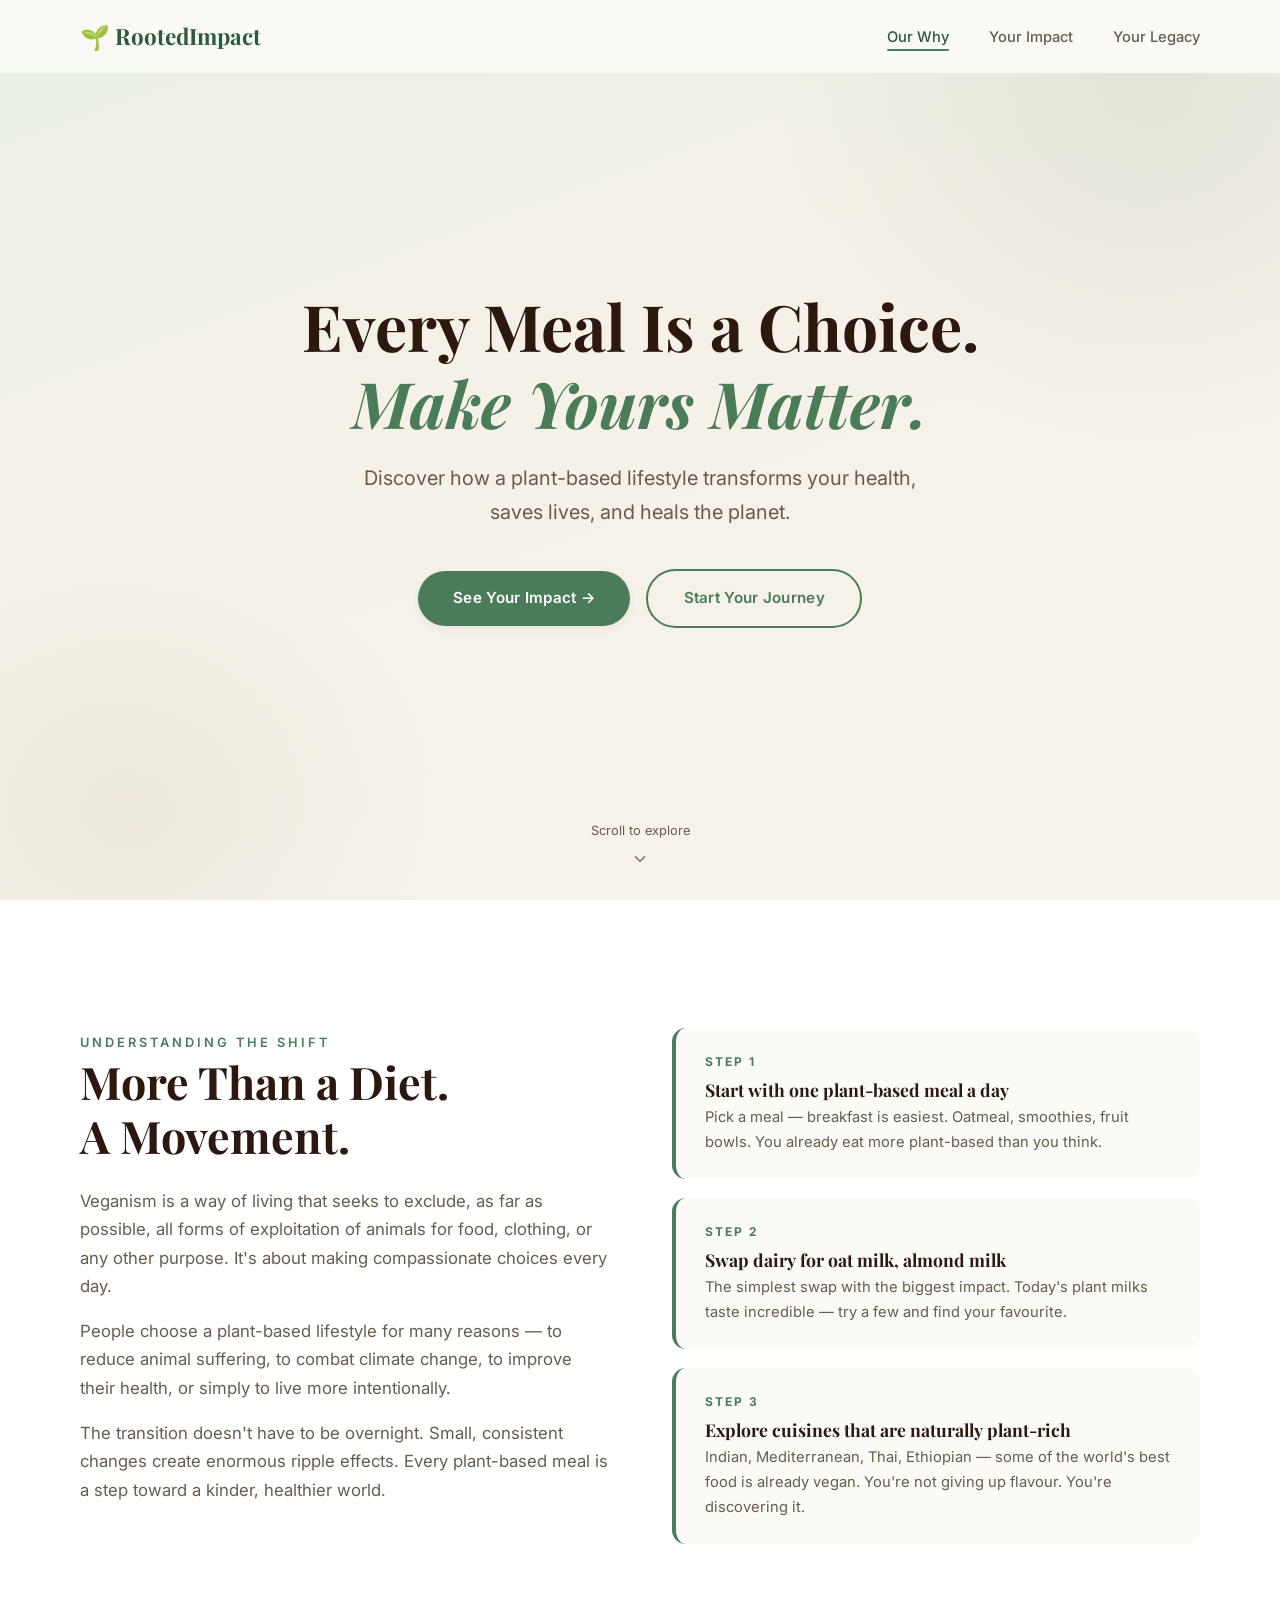
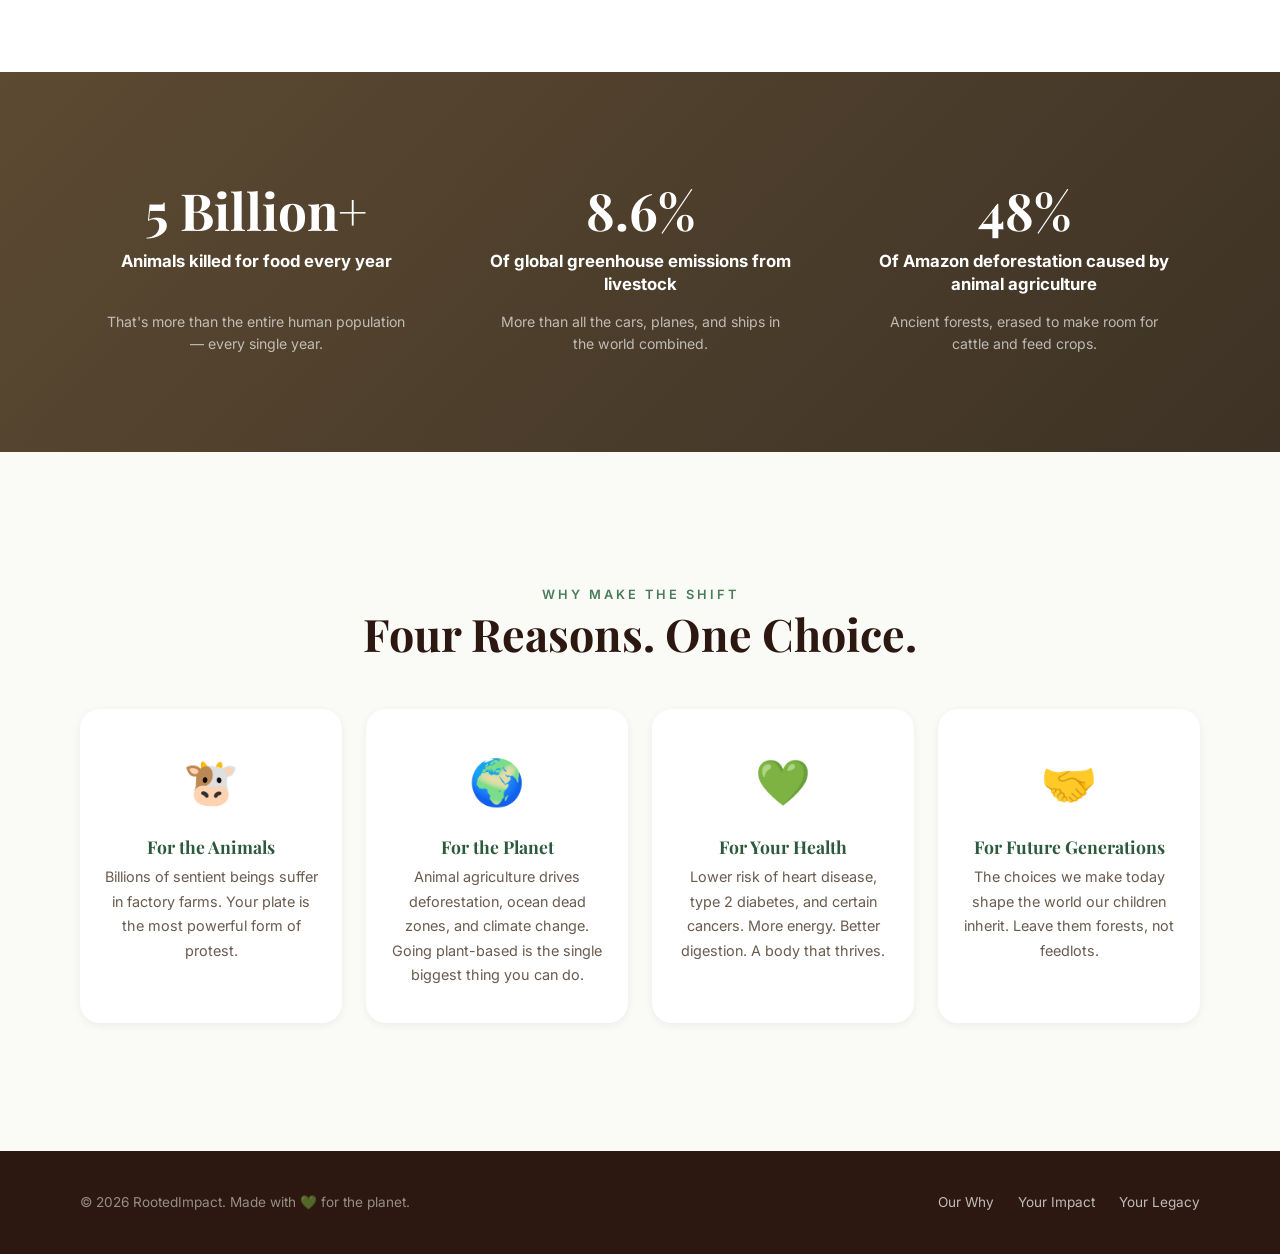
<file: index.html>
<!DOCTYPE html>
<html lang="en">
<head>
  <meta charset="UTF-8">
  <meta name="viewport" content="width=device-width, initial-scale=1.0">
  <title>RootedImpact — Every Meal Is a Choice</title>
  <meta name="description" content="Discover how a plant-based lifestyle transforms your health, saves lives, and heals the planet.">
  <link rel="preconnect" href="https://fonts.googleapis.com">
  <link rel="preconnect" href="https://fonts.gstatic.com" crossorigin>
  <link href="https://fonts.googleapis.com/css2?family=Inter:wght@400;500;600;700&family=Playfair+Display:ital,wght@0,400;0,700;1,400;1,700&display=swap" rel="stylesheet">
  <link rel="stylesheet" href="style.css">
  <link rel="icon" href="data:image/svg+xml,<svg xmlns='http://www.w3.org/2000/svg' viewBox='0 0 100 100'><text y='.9em' font-size='90'>🌱</text></svg>">
</head>
<body>

  <!-- Page Transition Overlay -->
  <div class="page-transition"></div>

  <!-- Navbar -->
  <nav class="navbar">
    <div class="container">
      <a href="index.html" class="nav-logo"><span>🌱</span> RootedImpact</a>
      <ul class="nav-links">
        <li><a href="index.html" class="active">Our Why</a></li>
        <li><a href="impact.html">Your Impact</a></li>
        <li><a href="legacy.html">Your Legacy</a></li>
      </ul>
      <button class="nav-toggle" aria-label="Toggle menu">
        <span></span><span></span><span></span>
      </button>
    </div>
  </nav>

  <!-- ===== HERO ===== -->
  <section class="hero" id="hero">
    <div class="hero-content">
      <h1>Every Meal Is a Choice.<br><em>Make Yours Matter.</em></h1>
      <p class="hero-subtitle">Discover how a plant-based lifestyle transforms your health, saves lives, and heals the planet.</p>
      <div class="btn-group">
        <a href="impact.html" class="btn btn-primary">See Your Impact →</a>
        <a href="#what" class="btn btn-secondary">Start Your Journey</a>
      </div>
    </div>
    <a href="#what" class="hero-scroll-hint" aria-label="Scroll to explore section">
      <span>Scroll to explore</span>
      <svg class="arrow" width="18" height="18" viewBox="0 0 24 24" fill="none" stroke="currentColor" stroke-width="2.2" stroke-linecap="round" stroke-linejoin="round" aria-hidden="true">
        <path d="m6 9 6 6 6-6"/>
      </svg>
    </a>
  </section>

  <!-- ===== WHAT IS VEGANISM ===== -->
  <section class="section what-section" id="what">
    <div class="container">
      <div class="what-grid">
        <div class="what-text reveal-left">
          <span class="section-label">Understanding the Shift</span>
          <h2>More Than a Diet.<br>A Movement.</h2>
          <p>Veganism is a way of living that seeks to exclude, as far as possible, all forms of exploitation of animals for food, clothing, or any other purpose. It's about making compassionate choices every day.</p>
          <p>People choose a plant-based lifestyle for many reasons — to reduce animal suffering, to combat climate change, to improve their health, or simply to live more intentionally.</p>
          <p>The transition doesn't have to be overnight. Small, consistent changes create enormous ripple effects. Every plant-based meal is a step toward a kinder, healthier world.</p>
        </div>
        <div class="step-cards reveal-right">
          <div class="step-card">
            <div class="step-num">Step 1</div>
            <h4>Start with one plant-based meal a day</h4>
            <p>Pick a meal — breakfast is easiest. Oatmeal, smoothies, fruit bowls. You already eat more plant-based than you think.</p>
          </div>
          <div class="step-card">
            <div class="step-num">Step 2</div>
            <h4>Swap dairy for oat milk, almond milk</h4>
            <p>The simplest swap with the biggest impact. Today's plant milks taste incredible — try a few and find your favourite.</p>
          </div>
          <div class="step-card">
            <div class="step-num">Step 3</div>
            <h4>Explore cuisines that are naturally plant-rich</h4>
            <p>Indian, Mediterranean, Thai, Ethiopian — some of the world's best food is already vegan. You're not giving up flavour. You're discovering it.</p>
          </div>
        </div>
      </div>
    </div>
  </section>

  <!-- ===== STATS BANNER ===== -->
  <section class="stats-banner">
    <div class="container">
      <div class="stats-grid stagger-children">
        <div class="stat-item reveal">
          <span class="stat-number" data-count="8" data-suffix=" Billion+">0</span>
          <strong class="stat-label">Animals killed for food every year</strong>
          <p class="stat-desc stat-context">That's more than the entire human population — every single year.</p>
        </div>
        <div class="stat-item reveal">
          <span class="stat-number" data-count="14.5" data-suffix="%" data-decimals="1">0</span>
          <strong class="stat-label">Of global greenhouse emissions from livestock</strong>
          <p class="stat-desc stat-context">More than all the cars, planes, and ships in the world combined.</p>
        </div>
        <div class="stat-item reveal">
          <span class="stat-number" data-count="80" data-suffix="%">0</span>
          <strong class="stat-label">Of Amazon deforestation caused by animal agriculture</strong>
          <p class="stat-desc stat-context">Ancient forests, erased to make room for cattle and feed crops.</p>
        </div>
      </div>
    </div>
  </section>

  <!-- ===== WHY TRANSITION ===== -->
  <section class="section" id="why">
    <div class="container text-center">
      <span class="section-label reveal">Why Make the Shift</span>
      <h2 class="reveal">Four Reasons. One Choice.</h2>
      <div class="why-cards-grid stagger-children">
        <div class="why-card reveal">
          <span class="why-icon">🐮</span>
          <h4>For the Animals</h4>
          <p>Billions of sentient beings suffer in factory farms. Your plate is the most powerful form of protest.</p>
        </div>
        <div class="why-card reveal">
          <span class="why-icon">🌍</span>
          <h4>For the Planet</h4>
          <p>Animal agriculture drives deforestation, ocean dead zones, and climate change. Going plant-based is the single biggest thing you can do.</p>
        </div>
        <div class="why-card reveal">
          <span class="why-icon">💚</span>
          <h4>For Your Health</h4>
          <p>Lower risk of heart disease, type 2 diabetes, and certain cancers. More energy. Better digestion. A body that thrives.</p>
        </div>
        <div class="why-card reveal">
          <span class="why-icon">🤝</span>
          <h4>For Future Generations</h4>
          <p>The choices we make today shape the world our children inherit. Leave them forests, not feedlots.</p>
        </div>
      </div>
    </div>
  </section>

  <!-- Footer -->
  <footer class="footer">
    <div class="container">
      <div class="footer-inner">
        <span>© 2026 RootedImpact. Made with 💚 for the planet.</span>
        <div class="footer-links">
          <a href="index.html">Our Why</a>
          <a href="impact.html">Your Impact</a>
          <a href="legacy.html">Your Legacy</a>
        </div>
      </div>
    </div>
  </footer>

  <script src="script.js"></script>
</body>
</html>
</file>
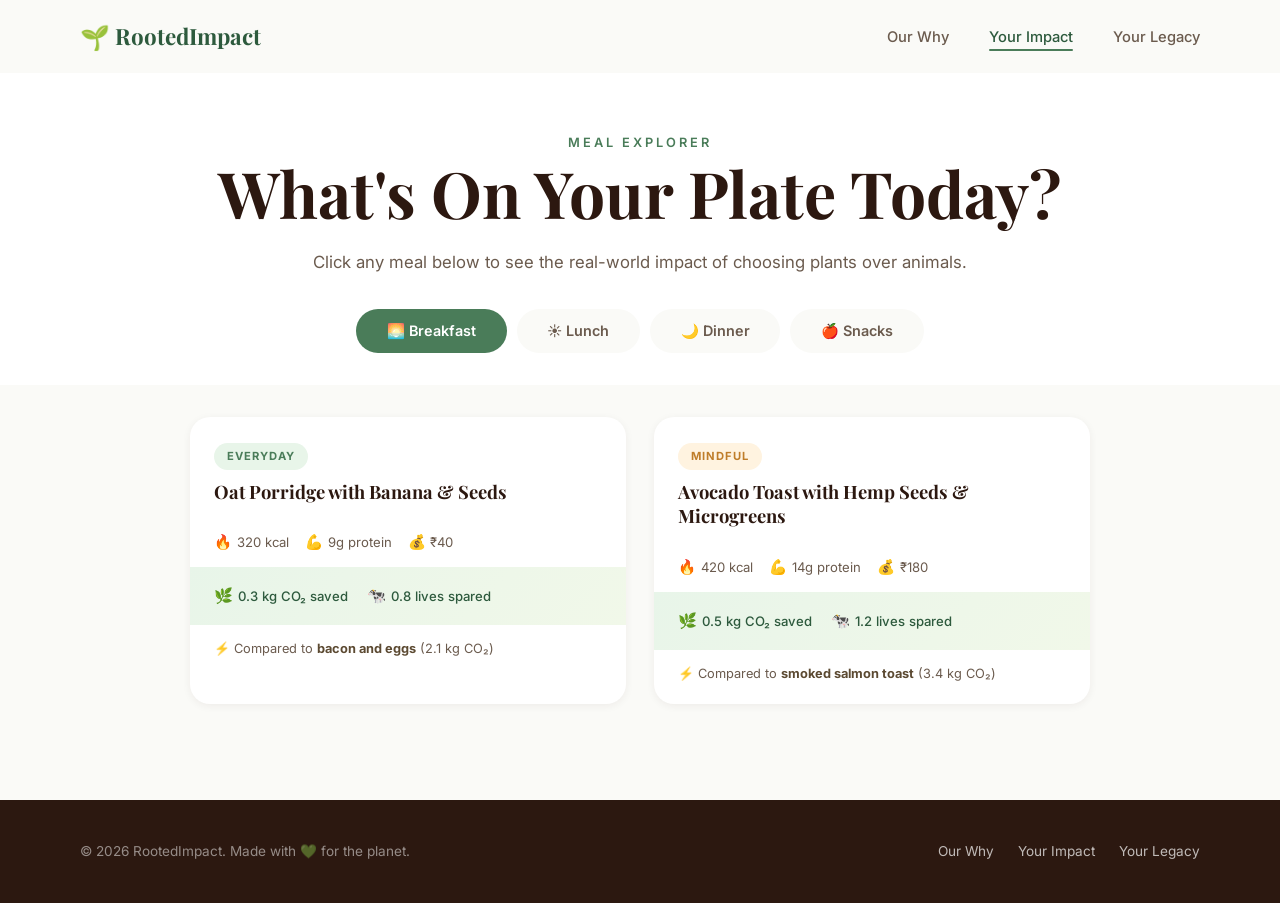
<file: impact.html>
<!DOCTYPE html>
<html lang="en">
<head>
  <meta charset="UTF-8">
  <meta name="viewport" content="width=device-width, initial-scale=1.0">
  <title>Your Impact — RootedImpact</title>
  <meta name="description" content="See the real-world impact of choosing plants over animals. Explore meals, compare footprints, and track your daily impact.">
  <link rel="preconnect" href="https://fonts.googleapis.com">
  <link rel="preconnect" href="https://fonts.gstatic.com" crossorigin>
  <link href="https://fonts.googleapis.com/css2?family=Inter:wght@400;500;600;700&family=Playfair+Display:ital,wght@0,400;0,700;1,400;1,700&display=swap" rel="stylesheet">
  <link rel="stylesheet" href="style.css">
  <link rel="icon" href="data:image/svg+xml,<svg xmlns='http://www.w3.org/2000/svg' viewBox='0 0 100 100'><text y='.9em' font-size='90'>🌱</text></svg>">
</head>
<body>

  <div class="page-transition"></div>

  <!-- Navbar -->
  <nav class="navbar">
    <div class="container">
      <a href="index.html" class="nav-logo"><span>🌱</span> RootedImpact</a>
      <ul class="nav-links">
        <li><a href="index.html">Our Why</a></li>
        <li><a href="impact.html" class="active">Your Impact</a></li>
        <li><a href="legacy.html">Your Legacy</a></li>
      </ul>
      <button class="nav-toggle" aria-label="Toggle menu">
        <span></span><span></span><span></span>
      </button>
    </div>
  </nav>

  <!-- ===== INTRO ===== -->
  <section class="section meals-intro" style="padding-top:8rem;">
    <div class="container text-center">
      <span class="section-label reveal">Meal Explorer</span>
      <h1 class="reveal">What's On Your Plate Today?</h1>
      <p class="reveal" style="margin:1rem auto 0;">Click any meal below to see the real-world impact of choosing plants over animals.</p>

      <!-- Tabs -->
      <div class="tab-bar reveal">
        <button class="tab-btn active" data-tab="breakfast">🌅 Breakfast</button>
        <button class="tab-btn" data-tab="lunch">☀️ Lunch</button>
        <button class="tab-btn" data-tab="dinner">🌙 Dinner</button>
        <button class="tab-btn" data-tab="snacks">🍎 Snacks</button>
      </div>
    </div>
  </section>

  <!-- ===== MEALS ===== -->
  <section class="section meals-section" style="padding-top:2rem;">
    <div class="container">

      <!-- BREAKFAST -->
      <div class="meal-tab-content active" data-tab="breakfast">
        <div class="meals-grid">
          <!-- Budget -->
          <div class="meal-card" data-co2="0.3" data-lives="0.8">
            <div class="meal-card-header">
              <span class="meal-tag budget">Everyday</span>
              <h3>Oat Porridge with Banana &amp; Seeds</h3>
            </div>
            <div class="meal-nutrition">
              <span class="nut-item"><span class="nut-icon">🔥</span> 320 kcal</span>
              <span class="nut-item"><span class="nut-icon">💪</span> 9g protein</span>
              <span class="nut-item"><span class="nut-icon">💰</span> ₹40</span>
            </div>
            <div class="meal-impact">
              <span class="impact-chip"><span class="chip-icon">🌿</span> 0.3 kg CO₂ saved</span>
              <span class="impact-chip"><span class="chip-icon">🐄</span> 0.8 lives spared</span>
            </div>
            <div class="meal-compare">
              ⚡ Compared to <strong>bacon and eggs</strong> (2.1 kg CO₂)
            </div>
            <div class="meal-detail">
              <h4>CO₂ Comparison</h4>
              <div class="co2-bar-chart">
                <div class="co2-bar">
                  <span class="co2-bar-label">Vegan</span>
                  <div class="co2-bar-track">
                    <div class="co2-bar-fill vegan" style="width:0" data-width="14%">0.3 kg</div>
                  </div>
                </div>
                <div class="co2-bar">
                  <span class="co2-bar-label">Meat</span>
                  <div class="co2-bar-track">
                    <div class="co2-bar-fill meat" style="width:0" data-width="100%">2.1 kg</div>
                  </div>
                </div>
              </div>
            </div>
          </div>

          <!-- Premium -->
          <div class="meal-card" data-co2="0.5" data-lives="1.2">
            <div class="meal-card-header">
              <span class="meal-tag premium">Mindful</span>
              <h3>Avocado Toast with Hemp Seeds &amp; Microgreens</h3>
            </div>
            <div class="meal-nutrition">
              <span class="nut-item"><span class="nut-icon">🔥</span> 420 kcal</span>
              <span class="nut-item"><span class="nut-icon">💪</span> 14g protein</span>
              <span class="nut-item"><span class="nut-icon">💰</span> ₹180</span>
            </div>
            <div class="meal-impact">
              <span class="impact-chip"><span class="chip-icon">🌿</span> 0.5 kg CO₂ saved</span>
              <span class="impact-chip"><span class="chip-icon">🐄</span> 1.2 lives spared</span>
            </div>
            <div class="meal-compare">
              ⚡ Compared to <strong>smoked salmon toast</strong> (3.4 kg CO₂)
            </div>
            <div class="meal-detail">
              <h4>CO₂ Comparison</h4>
              <div class="co2-bar-chart">
                <div class="co2-bar">
                  <span class="co2-bar-label">Vegan</span>
                  <div class="co2-bar-track">
                    <div class="co2-bar-fill vegan" style="width:0" data-width="15%">0.5 kg</div>
                  </div>
                </div>
                <div class="co2-bar">
                  <span class="co2-bar-label">Meat</span>
                  <div class="co2-bar-track">
                    <div class="co2-bar-fill meat" style="width:0" data-width="100%">3.4 kg</div>
                  </div>
                </div>
              </div>
            </div>
          </div>
        </div>
      </div>

      <!-- LUNCH -->
      <div class="meal-tab-content" data-tab="lunch">
        <div class="meals-grid">
          <div class="meal-card" data-co2="0.8" data-lives="1.5">
            <div class="meal-card-header">
              <span class="meal-tag budget">Everyday</span>
              <h3>Chana Masala with Brown Rice</h3>
            </div>
            <div class="meal-nutrition">
              <span class="nut-item"><span class="nut-icon">🔥</span> 480 kcal</span>
              <span class="nut-item"><span class="nut-icon">💪</span> 18g protein</span>
              <span class="nut-item"><span class="nut-icon">💰</span> ₹60</span>
            </div>
            <div class="meal-impact">
              <span class="impact-chip"><span class="chip-icon">🌿</span> 0.8 kg CO₂ saved</span>
              <span class="impact-chip"><span class="chip-icon">🐄</span> 1.5 lives spared</span>
            </div>
            <div class="meal-compare">
              ⚡ Compared to <strong>chicken curry with rice</strong> (3.1 kg CO₂)
            </div>
            <div class="meal-detail">
              <h4>CO₂ Comparison</h4>
              <div class="co2-bar-chart">
                <div class="co2-bar">
                  <span class="co2-bar-label">Vegan</span>
                  <div class="co2-bar-track">
                    <div class="co2-bar-fill vegan" style="width:0" data-width="26%">0.8 kg</div>
                  </div>
                </div>
                <div class="co2-bar">
                  <span class="co2-bar-label">Meat</span>
                  <div class="co2-bar-track">
                    <div class="co2-bar-fill meat" style="width:0" data-width="100%">3.1 kg</div>
                  </div>
                </div>
              </div>
            </div>
          </div>

          <div class="meal-card" data-co2="1.1" data-lives="2.0">
            <div class="meal-card-header">
              <span class="meal-tag premium">Mindful</span>
              <h3>Quinoa Buddha Bowl with Roasted Vegetables &amp; Tahini</h3>
            </div>
            <div class="meal-nutrition">
              <span class="nut-item"><span class="nut-icon">🔥</span> 550 kcal</span>
              <span class="nut-item"><span class="nut-icon">💪</span> 22g protein</span>
              <span class="nut-item"><span class="nut-icon">💰</span> ₹220</span>
            </div>
            <div class="meal-impact">
              <span class="impact-chip"><span class="chip-icon">🌿</span> 1.1 kg CO₂ saved</span>
              <span class="impact-chip"><span class="chip-icon">🐄</span> 2.0 lives spared</span>
            </div>
            <div class="meal-compare">
              ⚡ Compared to <strong>grilled salmon bowl</strong> (4.2 kg CO₂)
            </div>
            <div class="meal-detail">
              <h4>CO₂ Comparison</h4>
              <div class="co2-bar-chart">
                <div class="co2-bar">
                  <span class="co2-bar-label">Vegan</span>
                  <div class="co2-bar-track">
                    <div class="co2-bar-fill vegan" style="width:0" data-width="26%">1.1 kg</div>
                  </div>
                </div>
                <div class="co2-bar">
                  <span class="co2-bar-label">Meat</span>
                  <div class="co2-bar-track">
                    <div class="co2-bar-fill meat" style="width:0" data-width="100%">4.2 kg</div>
                  </div>
                </div>
              </div>
            </div>
          </div>
        </div>
      </div>

      <!-- DINNER -->
      <div class="meal-tab-content" data-tab="dinner">
        <div class="meals-grid">
          <div class="meal-card" data-co2="0.9" data-lives="1.8">
            <div class="meal-card-header">
              <span class="meal-tag budget">Everyday</span>
              <h3>Dal Tadka with Roti</h3>
            </div>
            <div class="meal-nutrition">
              <span class="nut-item"><span class="nut-icon">🔥</span> 520 kcal</span>
              <span class="nut-item"><span class="nut-icon">💪</span> 20g protein</span>
              <span class="nut-item"><span class="nut-icon">💰</span> ₹55</span>
            </div>
            <div class="meal-impact">
              <span class="impact-chip"><span class="chip-icon">🌿</span> 0.9 kg CO₂ saved</span>
              <span class="impact-chip"><span class="chip-icon">🐄</span> 1.8 lives spared</span>
            </div>
            <div class="meal-compare">
              ⚡ Compared to <strong>mutton curry with roti</strong> (5.2 kg CO₂)
            </div>
            <div class="meal-detail">
              <h4>CO₂ Comparison</h4>
              <div class="co2-bar-chart">
                <div class="co2-bar">
                  <span class="co2-bar-label">Vegan</span>
                  <div class="co2-bar-track">
                    <div class="co2-bar-fill vegan" style="width:0" data-width="17%">0.9 kg</div>
                  </div>
                </div>
                <div class="co2-bar">
                  <span class="co2-bar-label">Meat</span>
                  <div class="co2-bar-track">
                    <div class="co2-bar-fill meat" style="width:0" data-width="100%">5.2 kg</div>
                  </div>
                </div>
              </div>
            </div>
          </div>

          <div class="meal-card" data-co2="1.3" data-lives="2.4">
            <div class="meal-card-header">
              <span class="meal-tag premium">Mindful</span>
              <h3>Mushroom Risotto with Truffle Oil &amp; Fresh Herbs</h3>
            </div>
            <div class="meal-nutrition">
              <span class="nut-item"><span class="nut-icon">🔥</span> 580 kcal</span>
              <span class="nut-item"><span class="nut-icon">💪</span> 16g protein</span>
              <span class="nut-item"><span class="nut-icon">💰</span> ₹280</span>
            </div>
            <div class="meal-impact">
              <span class="impact-chip"><span class="chip-icon">🌿</span> 1.3 kg CO₂ saved</span>
              <span class="impact-chip"><span class="chip-icon">🐄</span> 2.4 lives spared</span>
            </div>
            <div class="meal-compare">
              ⚡ Compared to <strong>beef steak dinner</strong> (8.9 kg CO₂)
            </div>
            <div class="meal-detail">
              <h4>CO₂ Comparison</h4>
              <div class="co2-bar-chart">
                <div class="co2-bar">
                  <span class="co2-bar-label">Vegan</span>
                  <div class="co2-bar-track">
                    <div class="co2-bar-fill vegan" style="width:0" data-width="15%">1.3 kg</div>
                  </div>
                </div>
                <div class="co2-bar">
                  <span class="co2-bar-label">Meat</span>
                  <div class="co2-bar-track">
                    <div class="co2-bar-fill meat" style="width:0" data-width="100%">8.9 kg</div>
                  </div>
                </div>
              </div>
            </div>
          </div>
        </div>
      </div>

      <!-- SNACKS -->
      <div class="meal-tab-content" data-tab="snacks">
        <div class="meals-grid">
          <div class="meal-card" data-co2="0.1" data-lives="0.3">
            <div class="meal-card-header">
              <span class="meal-tag budget">Everyday</span>
              <h3>Roasted Chana &amp; Fruit</h3>
            </div>
            <div class="meal-nutrition">
              <span class="nut-item"><span class="nut-icon">🔥</span> 180 kcal</span>
              <span class="nut-item"><span class="nut-icon">💪</span> 8g protein</span>
              <span class="nut-item"><span class="nut-icon">💰</span> ₹20</span>
            </div>
            <div class="meal-impact">
              <span class="impact-chip"><span class="chip-icon">🌿</span> 0.1 kg CO₂ saved</span>
              <span class="impact-chip"><span class="chip-icon">🐄</span> 0.3 lives spared</span>
            </div>
            <div class="meal-compare">
              ⚡ Compared to <strong>cheese crackers</strong> (0.9 kg CO₂)
            </div>
            <div class="meal-detail">
              <h4>CO₂ Comparison</h4>
              <div class="co2-bar-chart">
                <div class="co2-bar">
                  <span class="co2-bar-label">Vegan</span>
                  <div class="co2-bar-track">
                    <div class="co2-bar-fill vegan" style="width:0" data-width="11%">0.1 kg</div>
                  </div>
                </div>
                <div class="co2-bar">
                  <span class="co2-bar-label">Meat</span>
                  <div class="co2-bar-track">
                    <div class="co2-bar-fill meat" style="width:0" data-width="100%">0.9 kg</div>
                  </div>
                </div>
              </div>
            </div>
          </div>

          <div class="meal-card" data-co2="0.2" data-lives="0.5">
            <div class="meal-card-header">
              <span class="meal-tag premium">Mindful</span>
              <h3>Almond Butter with Apple &amp; Dark Chocolate</h3>
            </div>
            <div class="meal-nutrition">
              <span class="nut-item"><span class="nut-icon">🔥</span> 280 kcal</span>
              <span class="nut-item"><span class="nut-icon">💪</span> 7g protein</span>
              <span class="nut-item"><span class="nut-icon">💰</span> ₹120</span>
            </div>
            <div class="meal-impact">
              <span class="impact-chip"><span class="chip-icon">🌿</span> 0.2 kg CO₂ saved</span>
              <span class="impact-chip"><span class="chip-icon">🐄</span> 0.5 lives spared</span>
            </div>
            <div class="meal-compare">
              ⚡ Compared to <strong>milk chocolate and cheese</strong> (1.8 kg CO₂)
            </div>
            <div class="meal-detail">
              <h4>CO₂ Comparison</h4>
              <div class="co2-bar-chart">
                <div class="co2-bar">
                  <span class="co2-bar-label">Vegan</span>
                  <div class="co2-bar-track">
                    <div class="co2-bar-fill vegan" style="width:0" data-width="11%">0.2 kg</div>
                  </div>
                </div>
                <div class="co2-bar">
                  <span class="co2-bar-label">Meat</span>
                  <div class="co2-bar-track">
                    <div class="co2-bar-fill meat" style="width:0" data-width="100%">1.8 kg</div>
                  </div>
                </div>
              </div>
            </div>
          </div>
        </div>
      </div>

    </div>
  </section>

  <!-- Floating Impact Bubble -->
  <aside class="daily-tracker" id="daily-tracker" role="status" aria-live="polite">
    <div class="tracker-label">Your impact so far</div>
    <div class="tracker-line">
      <span class="tracker-icon" aria-hidden="true">
        <svg width="16" height="16" viewBox="0 0 24 24" fill="none" stroke="#4A7C59" stroke-width="2.2" stroke-linecap="round" stroke-linejoin="round">
          <path d="M11 20A7 7 0 0 1 9.8 6.1C15.5 5 17 4.48 19 2c1 2 2 4.18 2 8 0 5.5-4.78 10-10 10Z"></path>
          <path d="M2 21c0-3 1.85-5.36 5.08-6"></path>
        </svg>
      </span>
      <span class="tracker-text"><strong id="tracker-co2">0</strong> kg CO2 saved today</span>
    </div>
    <div class="tracker-line">
      <span class="tracker-icon" aria-hidden="true">
        <svg width="16" height="16" viewBox="0 0 24 24" fill="#4A7C59" stroke="#4A7C59" stroke-width="1" stroke-linecap="round" stroke-linejoin="round">
          <path d="M19 14c1.49-1.46 3-3.21 3-5.5A5.5 5.5 0 0 0 16.5 3c-1.76 0-3 .5-4.5 2-1.5-1.5-2.74-2-4.5-2A5.5 5.5 0 0 0 2 8.5c0 2.3 1.5 4.05 3 5.5l7 7Z"></path>
        </svg>
      </span>
      <span class="tracker-text"><strong id="tracker-lives">0</strong> lives spared today</span>
    </div>
  </aside>

  <!-- Footer -->
  <footer class="footer">
    <div class="container">
      <div class="footer-inner">
        <span>© 2026 RootedImpact. Made with 💚 for the planet.</span>
        <div class="footer-links">
          <a href="index.html">Our Why</a>
          <a href="impact.html">Your Impact</a>
          <a href="legacy.html">Your Legacy</a>
        </div>
      </div>
    </div>
  </footer>

  <script src="script.js"></script>
</body>
</html>
</file>
<file: style.css>
/* ================================
   ROOTED IMPACT — Design System
   ================================ */

/* --- CSS Custom Properties --- */
:root {
  --white: #FFFFFF;
  --cream: #FAFAF7;
  --warm-cream: #F5F0E8;
  --earth-brown: #8B7355;
  --earth-dark: #5C4A32;
  --soft-green: #6B8F71;
  --green: #4A7C59;
  --deep-green: #2D5A3D;
  --text-dark: #2C1810;
  --text-muted: #6B5B4E;
  --shadow-sm: 0 2px 8px rgba(44, 24, 16, 0.06);
  --shadow-md: 0 4px 20px rgba(44, 24, 16, 0.08);
  --shadow-lg: 0 8px 32px rgba(44, 24, 16, 0.12);
  --shadow-green: 0 8px 32px rgba(74, 124, 89, 0.18);
  --radius-sm: 8px;
  --radius-md: 14px;
  --radius-lg: 20px;
  --radius-pill: 50px;
  --transition: 0.35s cubic-bezier(0.4, 0, 0.2, 1);
  --font-heading: 'Playfair Display', Georgia, serif;
  --font-body: 'Inter', -apple-system, sans-serif;
}

/* --- Reset & Base --- */
*, *::before, *::after {
  box-sizing: border-box;
  margin: 0;
  padding: 0;
}

html {
  scroll-behavior: smooth;
  font-size: 16px;
}

body {
  font-family: var(--font-body);
  color: var(--text-dark);
  background: var(--cream);
  line-height: 1.7;
  -webkit-font-smoothing: antialiased;
  overflow-x: hidden;
}

img { max-width: 100%; display: block; }
a { text-decoration: none; color: inherit; }
ul { list-style: none; }
button { cursor: pointer; border: none; font-family: var(--font-body); }
input, select, textarea { font-family: var(--font-body); }

/* --- Typography --- */
h1, h2, h3, h4 {
  font-family: var(--font-heading);
  font-weight: 700;
  line-height: 1.2;
  color: var(--text-dark);
}

h1 { font-size: clamp(2.4rem, 5vw, 4rem); }
h2 { font-size: clamp(1.8rem, 3.5vw, 2.8rem); }
h3 { font-size: clamp(1.2rem, 2vw, 1.6rem); }
h4 { font-size: 1.1rem; }

p {
  font-size: 1.05rem;
  color: var(--text-muted);
  max-width: 680px;
}

.section-label {
  font-size: 0.8rem;
  text-transform: uppercase;
  letter-spacing: 3px;
  color: var(--green);
  font-weight: 600;
  margin-bottom: 0.8rem;
}

/* --- Layout Utilities --- */
.container {
  max-width: 1200px;
  margin: 0 auto;
  padding: 0 clamp(1.2rem, 4vw, 2.5rem);
}

.section {
  padding: clamp(4rem, 10vw, 8rem) 0;
}

.text-center { text-align: center; }

.flex-center {
  display: flex;
  justify-content: center;
  align-items: center;
}

/* --- Buttons --- */
.btn {
  display: inline-flex;
  align-items: center;
  gap: 0.5rem;
  padding: 0.9rem 2.2rem;
  border-radius: var(--radius-pill);
  font-size: 0.95rem;
  font-weight: 600;
  letter-spacing: 0.3px;
  transition: var(--transition);
  position: relative;
  overflow: hidden;
}

.btn-primary {
  background: var(--green);
  color: var(--white);
  box-shadow: var(--shadow-sm);
}

.btn-primary:hover {
  background: var(--deep-green);
  box-shadow: var(--shadow-green);
  transform: translateY(-2px);
}

.btn-secondary {
  background: transparent;
  color: var(--green);
  border: 2px solid var(--green);
}

.btn-secondary:hover {
  background: var(--green);
  color: var(--white);
  transform: translateY(-2px);
}

.btn-white {
  background: var(--white);
  color: var(--deep-green);
  box-shadow: var(--shadow-sm);
}

.btn-white:hover {
  box-shadow: var(--shadow-md);
  transform: translateY(-2px);
}

.btn-group {
  display: flex;
  gap: 1rem;
  flex-wrap: wrap;
}

/* --- Scroll Animations --- */
.reveal {
  opacity: 0;
  transform: translateY(40px);
  transition: opacity 0.8s ease, transform 0.8s ease;
}

.reveal.visible {
  opacity: 1;
  transform: translateY(0);
}

.reveal-left {
  opacity: 0;
  transform: translateX(-40px);
  transition: opacity 0.8s ease, transform 0.8s ease;
}

.reveal-left.visible {
  opacity: 1;
  transform: translateX(0);
}

.reveal-right {
  opacity: 0;
  transform: translateX(40px);
  transition: opacity 0.8s ease, transform 0.8s ease;
}

.reveal-right.visible {
  opacity: 1;
  transform: translateX(0);
}

/* Stagger children */
.stagger-children .reveal:nth-child(1) { transition-delay: 0s; }
.stagger-children .reveal:nth-child(2) { transition-delay: 0.12s; }
.stagger-children .reveal:nth-child(3) { transition-delay: 0.24s; }
.stagger-children .reveal:nth-child(4) { transition-delay: 0.36s; }

/* ================================
   NAVBAR
   ================================ */
.navbar {
  position: fixed;
  top: 0;
  left: 0;
  width: 100%;
  z-index: 1000;
  padding: 1rem 0;
  transition: var(--transition);
  background: rgba(250, 250, 247, 0.95);
}

.navbar.scrolled {
  background: rgba(250, 250, 247, 0.8);
  backdrop-filter: blur(16px);
  -webkit-backdrop-filter: blur(16px);
  box-shadow: 0 1px 12px rgba(44, 24, 16, 0.06);
  padding: 0.7rem 0;
}

.navbar .container {
  display: flex;
  justify-content: space-between;
  align-items: center;
}

.nav-logo {
  font-family: var(--font-heading);
  font-size: 1.4rem;
  font-weight: 700;
  color: var(--deep-green);
  display: flex;
  align-items: center;
  gap: 0.3rem;
}

.nav-logo span {
  font-size: 1.5rem;
}

.nav-links {
  display: flex;
  gap: 2.5rem;
  align-items: center;
}

.nav-links a {
  font-size: 0.92rem;
  font-weight: 500;
  color: var(--text-muted);
  position: relative;
  padding: 0.3rem 0;
  transition: var(--transition);
}

.nav-links a::after {
  content: '';
  position: absolute;
  bottom: 0;
  left: 0;
  width: 0;
  height: 2px;
  background: var(--green);
  border-radius: 2px;
  transition: width 0.3s ease;
}

.nav-links a:hover,
.nav-links a.active {
  color: var(--deep-green);
}

.nav-links a:hover::after,
.nav-links a.active::after {
  width: 100%;
}

.nav-toggle {
  display: none;
  flex-direction: column;
  gap: 5px;
  background: none;
  padding: 4px;
}

.nav-toggle span {
  width: 24px;
  height: 2px;
  background: var(--text-dark);
  border-radius: 2px;
  transition: var(--transition);
}

.nav-toggle.open span:nth-child(1) {
  transform: rotate(45deg) translate(5px, 5px);
}

.nav-toggle.open span:nth-child(2) {
  opacity: 0;
}

.nav-toggle.open span:nth-child(3) {
  transform: rotate(-45deg) translate(5px, -5px);
}

/* ================================
   PAGE 1 — HERO
   ================================ */
.hero {
  min-height: 100vh;
  display: flex;
  flex-direction: column;
  align-items: center;
  justify-content: center;
  text-align: center;
  background: linear-gradient(160deg, #e8f0e4 0%, var(--warm-cream) 40%, #f7f3ec 100%);
  position: relative;
  overflow: hidden;
  padding: 5rem 1.5rem 4rem;
}

.hero::before {
  content: '';
  position: absolute;
  top: -30%;
  right: -20%;
  width: 60%;
  height: 80%;
  background: radial-gradient(ellipse, rgba(107, 143, 113, 0.12) 0%, transparent 70%);
  pointer-events: none;
}

.hero::after {
  content: '';
  position: absolute;
  bottom: -20%;
  left: -15%;
  width: 50%;
  height: 60%;
  background: radial-gradient(ellipse, rgba(139, 115, 85, 0.08) 0%, transparent 70%);
  pointer-events: none;
}

.hero-content {
  position: relative;
  z-index: 1;
  max-width: 800px;
  width: 100%;
  margin: 0 auto;
  padding: 0 1.5rem;
  text-align: center;
  display: flex;
  flex-direction: column;
  align-items: center;
  justify-content: center;
}

.hero-content h1 {
  margin: 0 auto 1.2rem;
  text-align: center;
  width: 100%;
  max-width: 800px;
  opacity: 0;
  transform: translateY(30px);
  animation: heroFadeIn 1s ease 0.3s forwards;
}

.hero-content h1 em {
  font-style: italic;
  color: var(--green);
}

.hero-subtitle {
  font-size: clamp(1.05rem, 2vw, 1.25rem);
  color: var(--text-muted);
  margin: 0 auto 2.5rem;
  max-width: 600px;
  width: 100%;
  text-align: center;
  opacity: 0;
  transform: translateY(20px);
  animation: heroFadeIn 1s ease 0.6s forwards;
}

.hero .btn-group {
  display: flex;
  justify-content: center;
  align-items: center;
  gap: 1rem;
  margin: 0 auto;
  opacity: 0;
  transform: translateY(20px);
  animation: heroFadeIn 1s ease 0.9s forwards;
}

@keyframes heroFadeIn {
  to {
    opacity: 1;
    transform: translateY(0);
  }
}

.hero-scroll-hint {
  position: absolute;
  bottom: 2rem;
  left: 0;
  right: 0;
  margin: 0 auto;
  width: fit-content;
  display: flex;
  flex-direction: column;
  align-items: center;
  justify-content: center;
  text-align: center;
  gap: 0.5rem;
  color: var(--text-muted);
  font-size: 0.8rem;
  text-decoration: none;
  opacity: 0;
  z-index: 2;
  cursor: pointer;
  transition: color var(--transition);
  animation: scrollHintFadeIn 1s ease 1.4s forwards;
}

.hero-scroll-hint:hover {
  color: var(--deep-green);
}

@keyframes scrollHintFadeIn {
  from {
    opacity: 0;
    transform: translateY(15px);
  }
  to {
    opacity: 1;
    transform: translateY(0);
  }
}

.hero-scroll-hint .arrow {
  width: 18px;
  height: 18px;
  display: block;
  margin: 0 auto;
  color: var(--earth-brown);
  animation: bounceDown 2s infinite ease-in-out;
  transition: color var(--transition);
}

.hero-scroll-hint:hover .arrow {
  color: var(--deep-green);
}

@keyframes bounceDown {
  0%, 100% {
    transform: translateY(0);
  }
  50% {
    transform: translateY(6px);
  }
}

/* ================================
   WHAT IS VEGANISM — Two Column
   ================================ */
.what-section {
  background: var(--white);
}

.what-grid {
  display: grid;
  grid-template-columns: 1fr 1fr;
  gap: clamp(2rem, 5vw, 4rem);
  align-items: start;
}

.what-text h2 {
  margin-bottom: 1.5rem;
}

.what-text p {
  margin-bottom: 1rem;
}

.step-cards {
  display: flex;
  flex-direction: column;
  gap: 1.2rem;
}

.step-card {
  background: var(--cream);
  border-radius: var(--radius-md);
  padding: 1.5rem 1.5rem 1.5rem 1.8rem;
  border-left: 4px solid var(--green);
  transition: var(--transition);
}

.step-card:hover {
  transform: translateX(6px);
  box-shadow: var(--shadow-md);
}

.step-card .step-num {
  font-size: 0.75rem;
  font-weight: 700;
  text-transform: uppercase;
  letter-spacing: 2px;
  color: var(--green);
  margin-bottom: 0.4rem;
}

.step-card h4 {
  margin-bottom: 0.3rem;
}

.step-card p {
  font-size: 0.92rem;
  margin: 0;
}

/* ================================
   STATS BANNER
   ================================ */
.stats-banner {
  background: linear-gradient(135deg, var(--earth-dark) 0%, #3d3225 100%);
  color: var(--white);
  padding: clamp(4rem, 8vw, 6rem) 0;
}

.stats-grid {
  display: flex;
  align-items: flex-start;
  justify-content: space-between;
  gap: 2rem;
  max-width: 1200px;
  margin: 0 auto;
}

.stat-item {
  flex: 1;
  display: flex;
  flex-direction: column;
  align-items: center;
  text-align: center;
}

.stat-item .stat-number {
  font-family: var(--font-heading);
  font-size: clamp(2.2rem, 4vw, 3.5rem);
  font-weight: 700;
  line-height: 1.1;
  color: var(--white);
  height: clamp(3.2rem, 5.5vw, 4.4rem);
  display: flex;
  align-items: flex-end;
  justify-content: center;
  text-align: center;
  margin-bottom: 0.75rem;
  width: 100%;
}

.stat-item .stat-label {
  font-family: var(--font-body);
  font-size: 1.05rem;
  font-weight: 700;
  color: var(--white);
  line-height: 1.4;
  min-height: 3.2rem;
  display: flex;
  align-items: flex-start;
  justify-content: center;
  text-align: center;
  margin-bottom: 0.6rem;
  max-width: 320px;
  width: 100%;
}

.stat-item .stat-desc,
.stat-item .stat-context {
  font-size: 0.88rem;
  line-height: 1.6;
  color: rgba(255, 255, 255, 0.65);
  max-width: 300px;
  margin: 0 auto;
  text-align: center;
}

/* ================================
   WHY TRANSITION — Icon Cards
   ================================ */
.why-cards-grid {
  display: grid;
  grid-template-columns: repeat(4, 1fr);
  gap: 1.5rem;
  margin-top: 3rem;
}

.why-card {
  background: var(--white);
  border-radius: var(--radius-lg);
  padding: 2.2rem 1.5rem;
  text-align: center;
  box-shadow: var(--shadow-sm);
  transition: var(--transition);
}

.why-card:hover {
  transform: translateY(-8px);
  box-shadow: var(--shadow-lg);
}

.why-card .why-icon {
  font-size: 2.8rem;
  margin-bottom: 1rem;
  display: inline-block;
  transition: transform 0.4s ease;
}

.why-card:hover .why-icon {
  animation: iconBounce 0.6s ease;
}

@keyframes iconBounce {
  0%, 100% { transform: translateY(0); }
  30% { transform: translateY(-10px); }
  60% { transform: translateY(-4px); }
}

.why-card h4 {
  margin-bottom: 0.5rem;
  color: var(--deep-green);
}

.why-card p {
  font-size: 0.9rem;
  margin: 0 auto;
}

/* ================================
   PAGE 2 — MEAL EXPLORER
   ================================ */
.meals-intro {
  background: var(--white);
  padding-bottom: 2rem;
}

/* Tab Buttons */
.tab-bar {
  display: flex;
  justify-content: center;
  gap: 0.6rem;
  flex-wrap: wrap;
  margin-top: 2rem;
}

.tab-btn {
  padding: 0.7rem 1.8rem;
  border-radius: var(--radius-pill);
  font-size: 0.9rem;
  font-weight: 600;
  background: var(--cream);
  color: var(--text-muted);
  transition: var(--transition);
  border: 2px solid transparent;
}

.tab-btn:hover {
  color: var(--green);
  border-color: var(--green);
}

.tab-btn.active {
  background: var(--green);
  color: var(--white);
}

/* Meal Grid */
.meals-section {
  background: var(--cream);
  padding-bottom: 6rem;
}

.meal-tab-content {
  display: none;
}

.meal-tab-content.active {
  display: block;
  animation: fadeTab 0.4s ease;
}

@keyframes fadeTab {
  from { opacity: 0; transform: translateY(12px); }
  to { opacity: 1; transform: translateY(0); }
}

.meals-grid {
  display: grid;
  grid-template-columns: repeat(2, 1fr);
  gap: 1.8rem;
  max-width: 900px;
  margin: 0 auto;
}

/* Meal Card */
.meal-card {
  background: var(--white);
  border-radius: var(--radius-lg);
  overflow: hidden;
  box-shadow: var(--shadow-sm);
  transition: var(--transition);
  cursor: pointer;
  position: relative;
}

.meal-card:hover {
  transform: translateY(-6px);
  box-shadow: var(--shadow-green);
}

.meal-card.selected {
  outline: 3px solid var(--green);
  outline-offset: 2px;
}

.meal-card-header {
  padding: 1.5rem 1.5rem 0.8rem;
}

.meal-card-header .meal-tag {
  display: inline-block;
  padding: 0.25rem 0.8rem;
  border-radius: var(--radius-pill);
  font-size: 0.7rem;
  font-weight: 700;
  text-transform: uppercase;
  letter-spacing: 1px;
  margin-bottom: 0.6rem;
}

.meal-tag.budget {
  background: #e8f5e9;
  color: var(--green);
}

.meal-tag.premium {
  background: #fff3e0;
  color: #bf7d2a;
}

.meal-card-header h3 {
  font-size: 1.15rem;
  line-height: 1.35;
}

.meal-nutrition {
  display: flex;
  gap: 1rem;
  padding: 0.8rem 1.5rem;
  flex-wrap: wrap;
}

.meal-nutrition .nut-item {
  display: flex;
  align-items: center;
  gap: 0.3rem;
  font-size: 0.82rem;
  color: var(--text-muted);
}

.nut-item .nut-icon {
  font-size: 0.9rem;
}

.meal-impact {
  background: linear-gradient(135deg, #e8f5e9 0%, #f1f8e9 100%);
  padding: 1rem 1.5rem;
  display: flex;
  gap: 1.2rem;
  flex-wrap: wrap;
}

.impact-chip {
  display: flex;
  align-items: center;
  gap: 0.3rem;
  font-size: 0.82rem;
  color: var(--deep-green);
  font-weight: 500;
}

.impact-chip .chip-icon {
  font-size: 0.95rem;
}

.meal-compare {
  padding: 0.8rem 1.5rem 1.2rem;
  font-size: 0.8rem;
  color: var(--text-muted);
}

.meal-compare strong {
  color: var(--earth-dark);
}

/* Expanded Detail (shown on click) */
.meal-detail {
  display: none;
  padding: 0 1.5rem 1.5rem;
  border-top: 1px solid #eee;
  animation: fadeTab 0.35s ease;
}

.meal-card.expanded .meal-detail {
  display: block;
}

.co2-bar-chart {
  display: flex;
  flex-direction: column;
  gap: 0.6rem;
  margin-top: 1rem;
}

.co2-bar {
  display: flex;
  align-items: center;
  gap: 0.8rem;
}

.co2-bar-label {
  font-size: 0.8rem;
  min-width: 70px;
  text-align: right;
  color: var(--text-muted);
}

.co2-bar-track {
  flex: 1;
  height: 15px;
  background: #F5F0E8;
  border-radius: 8px;
  overflow: hidden;
  position: relative;
}

.co2-bar-fill {
  height: 100%;
  border-radius: 8px;
  transition: width 0.8s cubic-bezier(0.4, 0, 0.2, 1);
  display: flex;
  align-items: center;
  padding-left: 8px;
  font-size: 0.68rem;
  font-weight: 600;
  color: var(--white);
}

.co2-bar-fill.vegan {
  background: linear-gradient(90deg, #8FAF8F, #a3c2a3);
}

.co2-bar-fill.meat {
  background: linear-gradient(90deg, #c0392b, #e74c3c);
}

/* Floating Impact Bubble */
.daily-tracker {
  position: fixed;
  bottom: 2rem;
  right: 2rem;
  background: #FAFAF7;
  border-radius: var(--radius-md, 16px);
  padding: 0.85rem 1.25rem;
  z-index: 990;
  box-shadow: 0 8px 24px rgba(44, 24, 16, 0.08), 0 2px 8px rgba(74, 124, 89, 0.06);
  border: 1px solid rgba(107, 143, 113, 0.2);
  display: flex;
  flex-direction: column;
  gap: 0.35rem;
  opacity: 0;
  visibility: hidden;
  transform: translateY(16px) scale(0.96);
  transition: opacity 0.35s ease, transform 0.35s ease, visibility 0.35s ease, box-shadow 0.3s ease;
  pointer-events: none;
}

.daily-tracker.visible {
  opacity: 1;
  visibility: visible;
  transform: translateY(0) scale(1);
  pointer-events: auto;
}

.daily-tracker.pulse {
  animation: bubblePulse 0.45s cubic-bezier(0.34, 1.56, 0.64, 1);
}

@keyframes bubblePulse {
  0% {
    transform: translateY(0) scale(1);
  }
  45% {
    transform: translateY(-4px) scale(1.05);
    box-shadow: 0 12px 28px rgba(74, 124, 89, 0.18), 0 4px 10px rgba(44, 24, 16, 0.08);
  }
  100% {
    transform: translateY(0) scale(1);
  }
}

.tracker-label {
  font-size: 0.68rem;
  font-weight: 600;
  text-transform: uppercase;
  letter-spacing: 0.8px;
  color: var(--text-muted, #6B5B4E);
  margin-bottom: 0.1rem;
}

.tracker-line {
  display: flex;
  align-items: center;
  gap: 0.45rem;
  color: #4A7C59;
  font-size: 0.88rem;
  font-weight: 500;
  line-height: 1.35;
  white-space: nowrap;
}

.tracker-line .tracker-icon {
  display: inline-flex;
  align-items: center;
  justify-content: center;
  color: #4A7C59;
  flex-shrink: 0;
}

.tracker-line .tracker-text {
  color: #4A7C59;
}

.tracker-line strong {
  font-family: var(--font-heading);
  font-size: 1.05rem;
  font-weight: 700;
  color: #4A7C59;
}

/* ================================
   PAGE 3 — LEGACY
   ================================ */
.legacy-intro {
  background: linear-gradient(160deg, #e8f0e4 0%, var(--warm-cream) 50%, #f7f3ec 100%);
  min-height: 50vh;
  display: flex;
  align-items: center;
  padding-top: 6rem;
}

/* Personal Input Form */
.legacy-form-section {
  background: var(--white);
}

.legacy-form-card {
  max-width: 520px;
  margin: 0 auto;
  background: var(--cream);
  border-radius: var(--radius-lg);
  padding: clamp(2rem, 5vw, 3rem);
  box-shadow: var(--shadow-md);
}

.form-group {
  margin-bottom: 1.8rem;
}

.form-group label {
  display: block;
  font-weight: 600;
  margin-bottom: 0.5rem;
  font-size: 0.95rem;
  color: var(--text-dark);
}

.form-group input[type="text"] {
  width: 100%;
  padding: 0.85rem 1.2rem;
  border: 2px solid #e0dbd4;
  border-radius: var(--radius-md);
  font-size: 1rem;
  background: var(--white);
  color: var(--text-dark);
  transition: var(--transition);
  outline: none;
}

.form-group input[type="text"]:focus {
  border-color: var(--green);
  box-shadow: 0 0 0 4px rgba(74, 124, 89, 0.1);
}

.slider-group {
  display: flex;
  align-items: center;
  gap: 1rem;
}

.slider-group input[type="range"] {
  flex: 1;
  -webkit-appearance: none;
  height: 6px;
  border-radius: 3px;
  background: #e0dbd4;
  outline: none;
}

.slider-group input[type="range"]::-webkit-slider-thumb {
  -webkit-appearance: none;
  width: 22px;
  height: 22px;
  border-radius: 50%;
  background: var(--green);
  cursor: pointer;
  box-shadow: 0 2px 8px rgba(74, 124, 89, 0.3);
  transition: transform 0.2s ease;
}

.slider-group input[type="range"]::-webkit-slider-thumb:hover {
  transform: scale(1.15);
}

.slider-group input[type="range"]::-moz-range-thumb {
  width: 22px;
  height: 22px;
  border-radius: 50%;
  background: var(--green);
  cursor: pointer;
  border: none;
  box-shadow: 0 2px 8px rgba(74, 124, 89, 0.3);
}

.slider-value {
  min-width: 60px;
  font-family: var(--font-heading);
  font-size: 1.4rem;
  font-weight: 700;
  color: var(--deep-green);
  text-align: center;
}

.legacy-form-card .btn-primary {
  width: 100%;
  justify-content: center;
  padding: 1rem;
  font-size: 1.05rem;
}

/* Results */
.legacy-results {
  background: var(--cream);
  display: none;
}

.legacy-results.visible {
  display: block;
  animation: fadeTab 0.6s ease;
}

.results-headline {
  margin-bottom: 3rem;
}

.results-headline h2 em {
  color: var(--green);
  font-style: italic;
}

.impact-cards-grid {
  display: grid;
  grid-template-columns: repeat(3, 1fr);
  gap: 1.5rem;
  margin-bottom: 3rem;
}

.impact-card {
  background: var(--white);
  border-radius: var(--radius-lg);
  padding: 2rem 1.5rem;
  text-align: center;
  box-shadow: var(--shadow-sm);
  transition: var(--transition);
}

.impact-card:hover {
  transform: translateY(-4px);
  box-shadow: var(--shadow-md);
}

.impact-card .impact-icon {
  font-size: 2.5rem;
  margin-bottom: 0.8rem;
  display: block;
}

.impact-card .impact-number {
  font-family: var(--font-heading);
  font-size: clamp(1.6rem, 3vw, 2.2rem);
  font-weight: 700;
  color: var(--deep-green);
  display: block;
  margin-bottom: 0.4rem;
}

.impact-card .impact-desc {
  font-size: 0.88rem;
  color: var(--text-muted);
  margin: 0 auto;
}

.results-message {
  max-width: 650px;
  margin: 2rem auto;
  text-align: center;
  font-size: 1.15rem;
  line-height: 1.8;
  color: var(--text-muted);
  font-style: italic;
}

.share-btn-wrap {
  text-align: center;
  margin-top: 2rem;
}

/* Collective Vision */
.collective-section {
  background: linear-gradient(135deg, var(--deep-green) 0%, #1a3d28 100%);
  color: var(--white);
  text-align: center;
}

.collective-section .container {
  display: flex;
  flex-direction: column;
  align-items: center;
  text-align: center;
}

.collective-section h2 {
  color: var(--white);
  font-family: var(--font-heading);
  text-align: center;
  max-width: 780px;
  margin: 0 auto;
}

.collective-grid {
  display: flex;
  justify-content: space-around;
  align-items: flex-start;
  max-width: 1100px;
  width: 100%;
  margin: 2rem auto;
  gap: 2rem;
}

.collective-stat {
  flex: 1;
  display: flex;
  flex-direction: column;
  align-items: center;
  text-align: center;
}

.collective-stat .col-number {
  font-family: var(--font-heading);
  font-size: clamp(2rem, 3.5vw, 2.8rem);
  font-weight: 700;
  line-height: 1.15;
  color: var(--white);
  height: clamp(2.8rem, 4.5vw, 3.6rem);
  display: flex;
  align-items: flex-end;
  justify-content: center;
  text-align: center;
  width: 100%;
  margin-bottom: 0.2rem;
}

.collective-stat .col-label {
  font-family: var(--font-body);
  font-size: 0.85rem;
  font-weight: 600;
  color: rgba(255, 255, 255, 0.85);
  text-transform: uppercase;
  letter-spacing: 0.05em;
  opacity: 0.85;
  margin-top: 0.5rem;
  text-align: center;
}

.collective-quote-wrap {
  text-align: center;
  margin-top: 3rem;
  width: 100%;
}

.collective-quote {
  font-family: var(--font-heading);
  font-style: italic;
  font-size: clamp(1.3rem, 2.5vw, 1.5rem);
  color: #F5E6C8;
  border: 1px solid rgba(255, 255, 255, 0.2);
  padding: 0.75rem 2.2rem;
  border-radius: var(--radius-pill, 50px);
  display: inline-block;
  background: rgba(255, 255, 255, 0.05);
  box-shadow: 0 4px 20px rgba(0, 0, 0, 0.12);
  backdrop-filter: blur(8px);
  -webkit-backdrop-filter: blur(8px);
  margin: 0 auto;
  outline: none;
  max-width: 90%;
  line-height: 1.5;
  text-align: center;
  transition: var(--transition);
}

.collective-quote:hover {
  background: rgba(255, 255, 255, 0.08);
  border-color: rgba(245, 230, 200, 0.4);
  transform: translateY(-2px);
}

/* Closing */
.closing-section {
  background: linear-gradient(160deg, #e8f0e4 0%, var(--warm-cream) 50%, #f7f3ec 100%);
  text-align: center;
}

.closing-section h2 {
  max-width: 700px;
  margin: 0 auto 1.2rem;
}

.closing-section p {
  margin: 0 auto 2rem;
  font-size: 1.15rem;
}

/* ================================
   FOOTER
   ================================ */
.footer {
  background: var(--text-dark);
  color: rgba(255, 255, 255, 0.5);
  padding: 2.5rem 0;
  text-align: center;
  font-size: 0.85rem;
}

.footer a {
  color: rgba(255, 255, 255, 0.7);
  transition: color 0.3s ease;
}

.footer a:hover {
  color: var(--white);
}

.footer-inner {
  display: flex;
  justify-content: space-between;
  align-items: center;
  flex-wrap: wrap;
  gap: 1rem;
}

.footer-links {
  display: flex;
  gap: 1.5rem;
}

/* ================================
   PAGE TRANSITION OVERLAY
   ================================ */
.page-transition {
  position: fixed;
  top: 0;
  left: 0;
  width: 100%;
  height: 100%;
  background: var(--cream);
  z-index: 9999;
  opacity: 1;
  pointer-events: none;
  transition: opacity 0.5s ease;
}

.page-transition.hidden {
  opacity: 0;
}

/* ================================
   RESPONSIVE
   ================================ */
@media (max-width: 968px) {
  .what-grid {
    grid-template-columns: 1fr;
    gap: 2.5rem;
  }

  .stats-grid {
    flex-direction: column;
    align-items: center;
    gap: 2.8rem;
  }

  .stat-item {
    width: 100%;
    max-width: 380px;
  }

  .stat-item .stat-number {
    height: auto;
    margin-bottom: 0.5rem;
  }

  .stat-item .stat-label {
    min-height: auto;
    margin-bottom: 0.4rem;
  }

  .why-cards-grid {
    grid-template-columns: repeat(2, 1fr);
  }

  .meals-grid {
    grid-template-columns: 1fr;
  }

  .impact-cards-grid {
    grid-template-columns: repeat(2, 1fr);
  }

  .collective-grid {
    flex-direction: column;
    align-items: center;
    gap: 2.2rem;
    margin: 2rem auto 1rem;
  }

  .collective-stat {
    width: 100%;
    max-width: 320px;
  }

  .collective-stat .col-number {
    height: auto;
  }

  .collective-quote {
    font-size: 1.15rem;
    padding: 0.65rem 1.4rem;
  }
}

@media (max-width: 640px) {
  .nav-links {
    position: fixed;
    top: 0;
    right: 0;
    width: 280px;
    height: 100vh;
    background: var(--white);
    flex-direction: column;
    justify-content: center;
    gap: 2rem;
    box-shadow: -8px 0 30px rgba(0, 0, 0, 0.1);
    transform: translateX(100%);
    transition: transform 0.4s cubic-bezier(0.4, 0, 0.2, 1);
    z-index: 999;
  }

  .nav-links.open {
    transform: translateX(0);
  }

  .nav-links a {
    font-size: 1.1rem;
  }

  .nav-toggle {
    display: flex;
    z-index: 1001;
  }

  .why-cards-grid {
    grid-template-columns: 1fr;
  }

  .impact-cards-grid {
    grid-template-columns: 1fr;
  }

  .hero-content h1 {
    font-size: 2rem;
  }

  .btn-group {
    flex-direction: column;
    align-items: stretch;
    margin: 0 auto;
    max-width: 290px;
    width: 100%;
  }

  .btn {
    justify-content: center;
  }

  .daily-tracker {
    bottom: 1rem;
    right: 1rem;
    padding: 0.75rem 1rem;
    max-width: calc(100vw - 2rem);
  }

  .footer-inner {
    flex-direction: column;
    text-align: center;
  }
}
</file>
